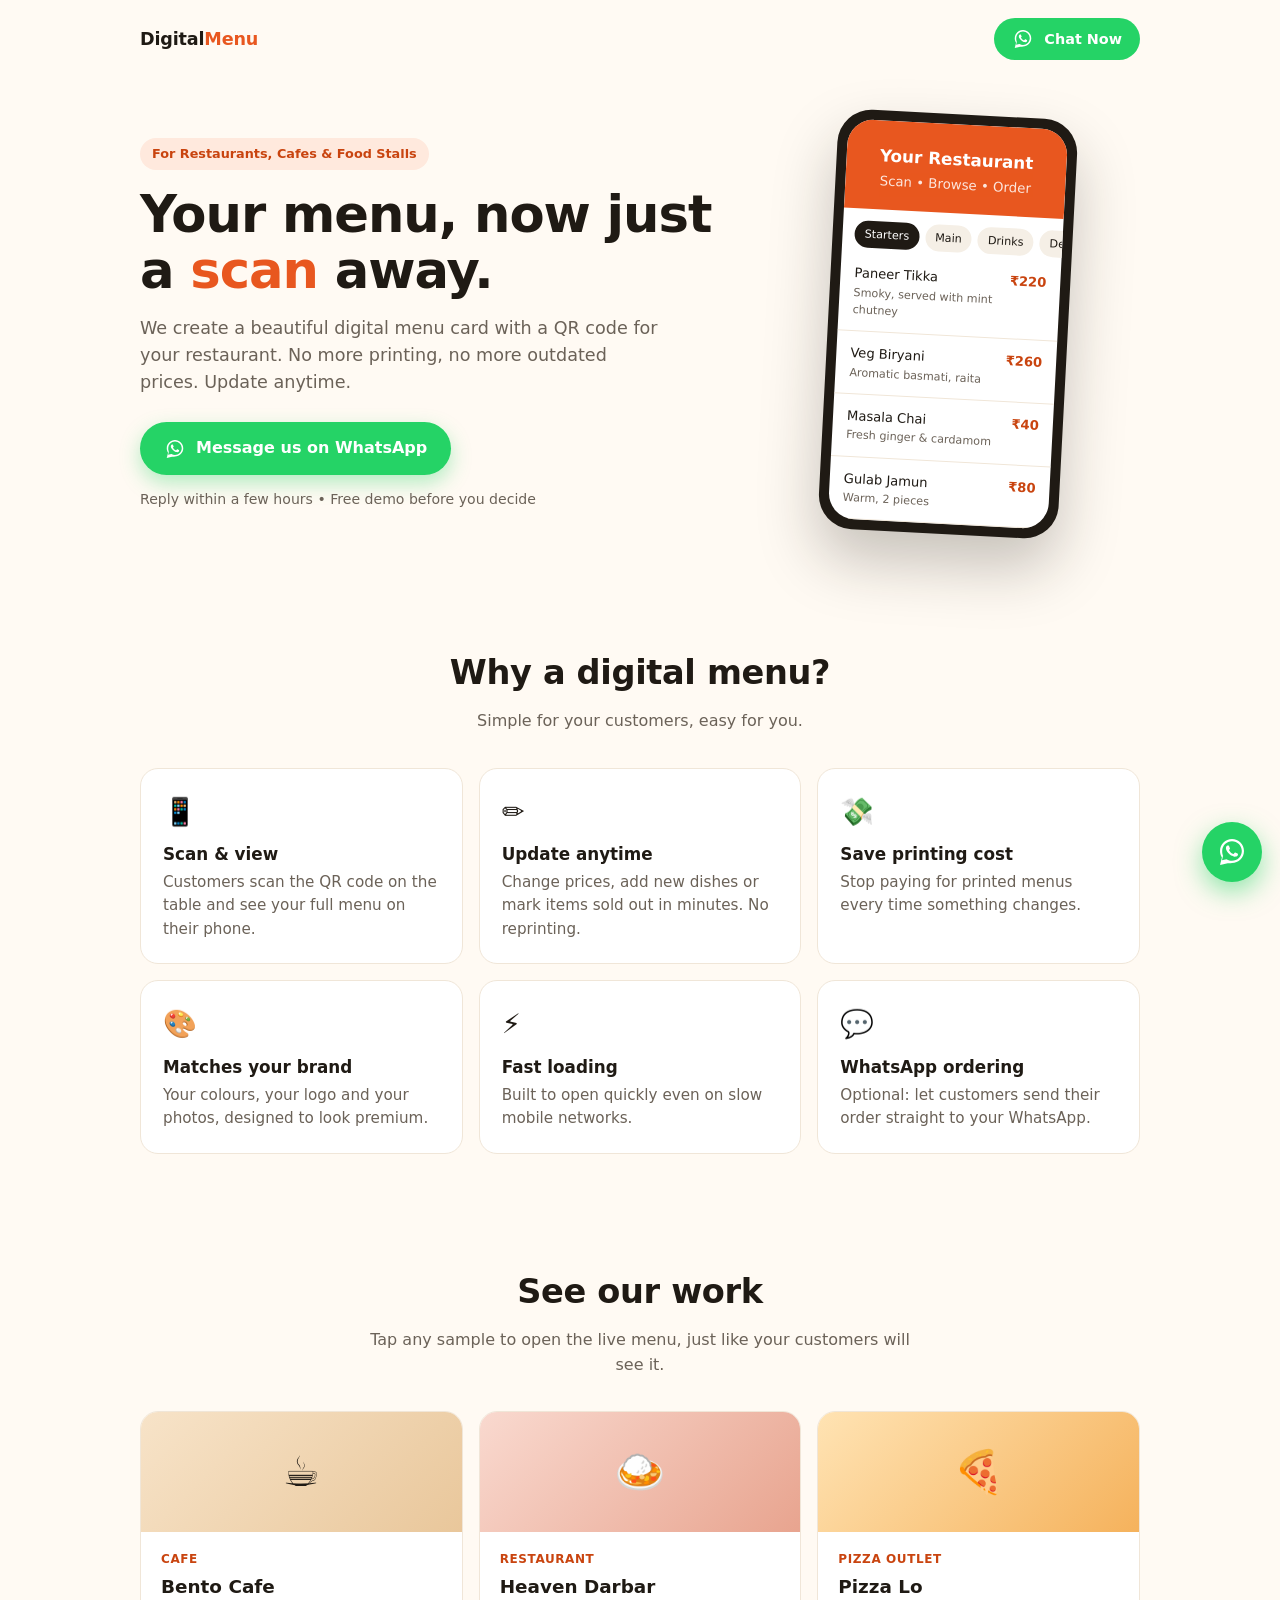
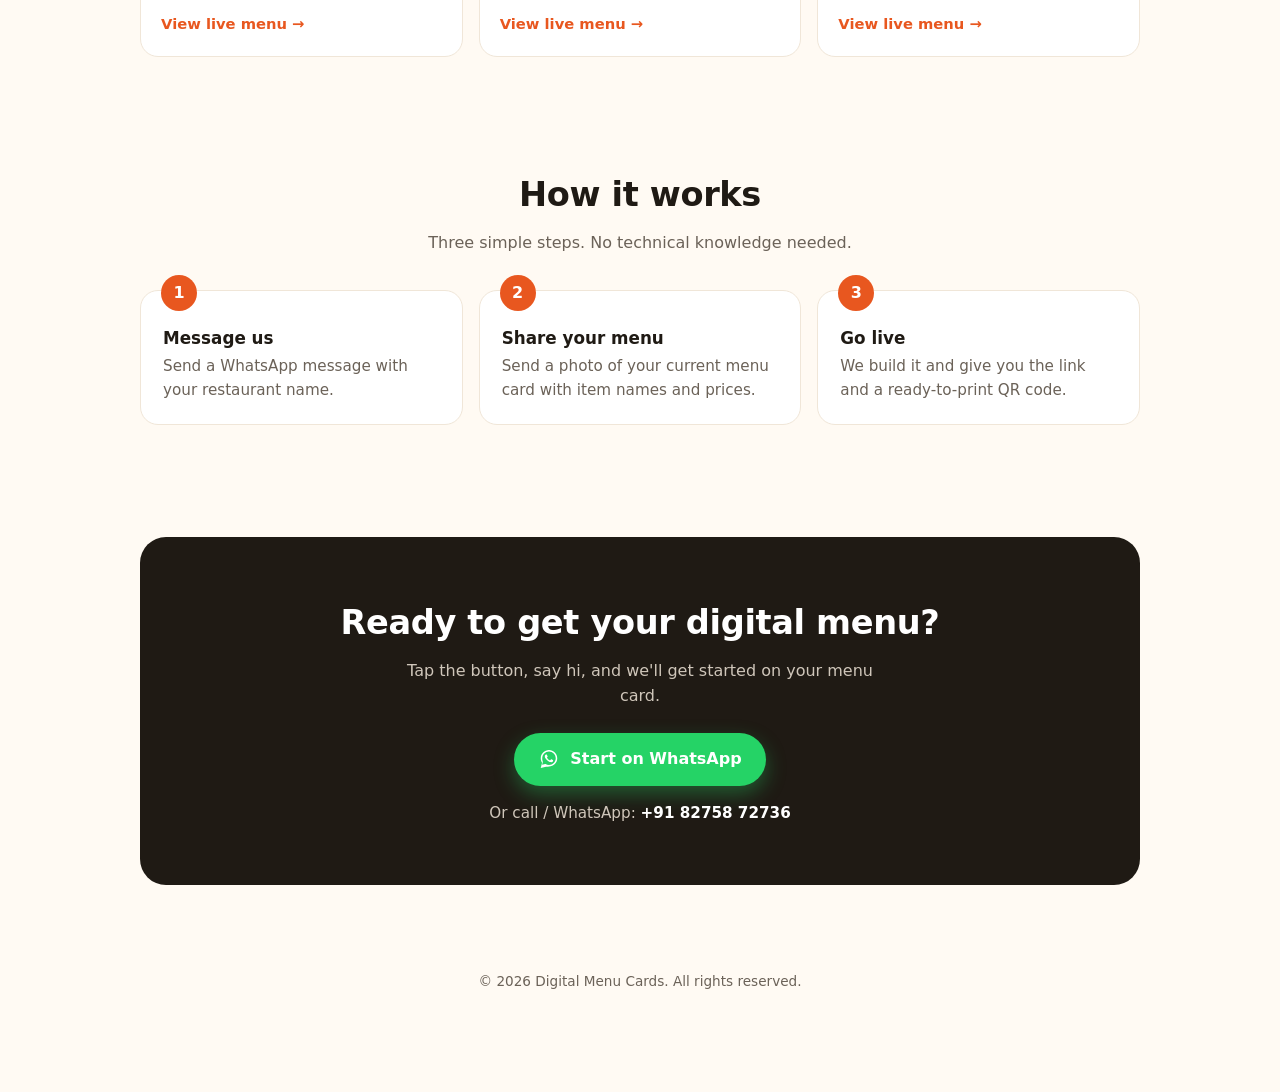
<file: index.html>
<!DOCTYPE html>
<html lang="en">
<head>
<meta charset="UTF-8">
<meta name="viewport" content="width=device-width, initial-scale=1">
<title>Digital Menu Card for Your Restaurant</title>
<meta name="description" content="Get a beautiful digital menu card with QR code for your restaurant or cafe. Message us on WhatsApp to get started.">
<style>
  :root{
    --bg:#fffaf3;
    --ink:#1f1a14;
    --muted:#6b6258;
    --brand:#e8571f;
    --brand-dark:#c9440f;
    --card:#ffffff;
    --line:#f0e6d8;
    --wa:#25d366;
    --wa-dark:#1ebe5a;
  }
  *{box-sizing:border-box;margin:0;padding:0}
  html{scroll-behavior:smooth}
  body{
    font-family:system-ui,-apple-system,"Segoe UI",Roboto,Arial,sans-serif;
    background:var(--bg);color:var(--ink);line-height:1.55;
    -webkit-font-smoothing:antialiased;
  }
  .wrap{max-width:1040px;margin:0 auto;padding:0 20px}

  /* Header */
  header{padding:18px 0}
  header .wrap{display:flex;align-items:center;justify-content:space-between}
  .logo{font-weight:800;font-size:1.1rem;letter-spacing:-.01em}
  .logo span{color:var(--brand)}

  /* Buttons */
  .btn{
    display:inline-flex;align-items:center;gap:10px;
    background:var(--wa);color:#fff;text-decoration:none;
    font-weight:700;font-size:1rem;padding:14px 24px;border-radius:999px;
    box-shadow:0 8px 20px rgba(37,211,102,.35);
    transition:transform .15s ease,background .15s ease;
  }
  .btn:hover{background:var(--wa-dark);transform:translateY(-2px)}
  .btn svg{width:22px;height:22px;fill:#fff;flex:none}
  .btn.small{padding:10px 18px;font-size:.9rem;box-shadow:none}

  /* Hero */
  .hero{padding:36px 0 56px}
  .hero .wrap{display:grid;gap:40px;align-items:center}
  .tag{
    display:inline-block;background:#ffe9dd;color:var(--brand-dark);
    font-weight:700;font-size:.8rem;padding:6px 12px;border-radius:999px;margin-bottom:16px;
  }
  h1{font-size:clamp(2rem,6vw,3.2rem);line-height:1.1;letter-spacing:-.02em;margin-bottom:16px}
  h1 em{font-style:normal;color:var(--brand)}
  .hero p.lead{color:var(--muted);font-size:1.1rem;max-width:520px;margin-bottom:26px}
  .note{margin-top:14px;font-size:.88rem;color:var(--muted)}

  /* Phone mockup */
  .phone{
    width:240px;margin:0 auto;background:#1f1a14;border-radius:34px;padding:10px;
    box-shadow:0 30px 60px rgba(31,26,20,.25);transform:rotate(3deg);
  }
  .screen{background:#fff;border-radius:26px;overflow:hidden;min-height:400px}
  .screen .top{background:var(--brand);color:#fff;padding:22px 16px 16px;text-align:center}
  .screen .top b{display:block;font-size:1.05rem}
  .screen .top small{opacity:.85}
  .chips{display:flex;gap:6px;padding:12px 12px 4px;overflow:hidden}
  .chips span{font-size:.7rem;padding:5px 10px;border-radius:999px;background:#f5efe6;white-space:nowrap}
  .chips span:first-child{background:var(--ink);color:#fff}
  .item{display:flex;justify-content:space-between;gap:10px;padding:12px 14px;border-bottom:1px solid var(--line);font-size:.82rem}
  .item small{display:block;color:var(--muted);font-size:.7rem}
  .item strong{color:var(--brand-dark);white-space:nowrap}

  /* Sections */
  section{padding:56px 0}
  h2{font-size:clamp(1.5rem,4vw,2.1rem);letter-spacing:-.01em;margin-bottom:10px;text-align:center}
  .sub{color:var(--muted);text-align:center;max-width:560px;margin:0 auto 34px}

  .grid{display:grid;gap:16px}
  .card{background:var(--card);border:1px solid var(--line);border-radius:18px;padding:22px}
  .card .ico{font-size:1.7rem;margin-bottom:8px}
  .card h3{font-size:1.05rem;margin-bottom:4px}
  .card p{color:var(--muted);font-size:.95rem}

  .steps .card{position:relative;padding-top:34px}
  .num{
    position:absolute;top:-16px;left:20px;width:36px;height:36px;border-radius:50%;
    background:var(--brand);color:#fff;font-weight:800;display:grid;place-items:center;
  }

  /* Samples */
  .sample{
    display:block;text-decoration:none;color:inherit;background:var(--card);
    border:1px solid var(--line);border-radius:18px;overflow:hidden;
    transition:transform .15s ease,box-shadow .15s ease;
  }
  .sample:hover{transform:translateY(-4px);box-shadow:0 14px 30px rgba(31,26,20,.12)}
  .sample .thumb{height:120px;display:grid;place-items:center;font-size:2.6rem}
  .sample.s1 .thumb{background:linear-gradient(135deg,#f7e3c8,#e9c79b)}
  .sample.s2 .thumb{background:linear-gradient(135deg,#f9d9cf,#e8a48f)}
  .sample.s3 .thumb{background:linear-gradient(135deg,#ffe3b3,#f5b25c)}
  .sample .body{padding:18px 20px 20px}
  .sample .kind{font-size:.75rem;font-weight:700;color:var(--brand-dark);text-transform:uppercase;letter-spacing:.05em}
  .sample h3{font-size:1.15rem;margin:4px 0 10px}
  .sample .view{font-weight:700;font-size:.92rem;color:var(--brand)}

  /* CTA */
  .cta{
    background:var(--ink);color:#fff;border-radius:26px;padding:44px 24px;text-align:center;
  }
  .cta h2{color:#fff}
  .cta p{color:#cfc6ba;margin:0 auto 24px;max-width:480px}
  .cta .phone-num{display:block;margin-top:16px;color:#cfc6ba;font-size:.95rem}
  .cta .phone-num a{color:#fff;font-weight:700;text-decoration:none}

  footer{text-align:center;color:var(--muted);font-size:.85rem;padding:30px 0 100px}

  /* Floating WhatsApp */
  .float{
    position:fixed;right:18px;bottom:18px;z-index:50;width:60px;height:60px;border-radius:50%;
    background:var(--wa);display:grid;place-items:center;
    box-shadow:0 10px 26px rgba(37,211,102,.5);transition:transform .15s ease;
  }
  .float:hover{transform:scale(1.08)}
  .float svg{width:32px;height:32px;fill:#fff}

  @media(min-width:760px){
    .hero .wrap{grid-template-columns:1.2fr .8fr}
    .grid.three{grid-template-columns:repeat(3,1fr)}
    .grid.two{grid-template-columns:repeat(2,1fr)}
    .cta{padding:60px 40px}
  }
</style>
</head>
<body>

<!-- WhatsApp icon (reused) -->
<svg width="0" height="0" style="position:absolute" aria-hidden="true">
  <symbol id="wa" viewBox="0 0 32 32">
    <path d="M16.003 3C9.375 3 4 8.373 4 15c0 2.385.697 4.607 1.894 6.48L4 29l7.7-1.857A11.94 11.94 0 0 0 16.003 27C22.63 27 28 21.627 28 15S22.63 3 16.003 3zm0 21.8c-1.86 0-3.6-.5-5.1-1.37l-.37-.22-4.57 1.1 1.14-4.45-.24-.38A9.76 9.76 0 0 1 6.2 15c0-5.42 4.4-9.8 9.8-9.8 5.4 0 9.8 4.38 9.8 9.8s-4.4 9.8-9.8 9.8zm5.4-7.34c-.3-.15-1.75-.86-2.02-.96-.27-.1-.47-.15-.67.15-.2.3-.77.96-.94 1.16-.17.2-.35.22-.65.07-.3-.15-1.26-.46-2.4-1.48-.89-.79-1.49-1.77-1.66-2.07-.17-.3-.02-.46.13-.61.14-.13.3-.35.45-.52.15-.17.2-.3.3-.5.1-.2.05-.37-.02-.52-.08-.15-.67-1.62-.92-2.22-.24-.58-.49-.5-.67-.51h-.57c-.2 0-.52.07-.8.37-.27.3-1.04 1.02-1.04 2.48s1.07 2.88 1.22 3.08c.15.2 2.1 3.2 5.08 4.49.71.31 1.26.49 1.7.63.71.23 1.36.2 1.87.12.57-.08 1.75-.72 2-1.41.25-.7.25-1.29.17-1.41-.07-.13-.27-.2-.57-.35z"/>
  </symbol>
</svg>

<header>
  <div class="wrap">
    <div class="logo">Digital<span>Menu</span></div>
    <a class="btn small" href="https://wa.me/918275872736?text=Hi%2C%20I%20want%20to%20make%20a%20digital%20menu%20card%20for%20my%20restaurant." target="_blank" rel="noopener">
      <svg><use href="#wa"/></svg> Chat Now
    </a>
  </div>
</header>

<main>
  <!-- HERO -->
  <div class="hero">
    <div class="wrap">
      <div>
        <span class="tag">For Restaurants, Cafes &amp; Food Stalls</span>
        <h1>Your menu, now just a <em>scan</em> away.</h1>
        <p class="lead">We create a beautiful digital menu card with a QR code for your restaurant. No more printing, no more outdated prices. Update anytime.</p>
        <a class="btn" href="https://wa.me/918275872736?text=Hi%2C%20I%20want%20to%20make%20a%20digital%20menu%20card%20for%20my%20restaurant." target="_blank" rel="noopener">
          <svg><use href="#wa"/></svg> Message us on WhatsApp
        </a>
        <p class="note">Reply within a few hours &bull; Free demo before you decide</p>
      </div>

      <div class="phone" aria-hidden="true">
        <div class="screen">
          <div class="top"><b>Your Restaurant</b><small>Scan &bull; Browse &bull; Order</small></div>
          <div class="chips"><span>Starters</span><span>Main</span><span>Drinks</span><span>Desserts</span></div>
          <div class="item"><div>Paneer Tikka<small>Smoky, served with mint chutney</small></div><strong>₹220</strong></div>
          <div class="item"><div>Veg Biryani<small>Aromatic basmati, raita</small></div><strong>₹260</strong></div>
          <div class="item"><div>Masala Chai<small>Fresh ginger &amp; cardamom</small></div><strong>₹40</strong></div>
          <div class="item"><div>Gulab Jamun<small>Warm, 2 pieces</small></div><strong>₹80</strong></div>
        </div>
      </div>
    </div>
  </div>

  <!-- BENEFITS -->
  <section>
    <div class="wrap">
      <h2>Why a digital menu?</h2>
      <p class="sub">Simple for your customers, easy for you.</p>
      <div class="grid three">
        <div class="card"><div class="ico">📱</div><h3>Scan &amp; view</h3><p>Customers scan the QR code on the table and see your full menu on their phone.</p></div>
        <div class="card"><div class="ico">✏️</div><h3>Update anytime</h3><p>Change prices, add new dishes or mark items sold out in minutes. No reprinting.</p></div>
        <div class="card"><div class="ico">💸</div><h3>Save printing cost</h3><p>Stop paying for printed menus every time something changes.</p></div>
        <div class="card"><div class="ico">🎨</div><h3>Matches your brand</h3><p>Your colours, your logo and your photos, designed to look premium.</p></div>
        <div class="card"><div class="ico">⚡</div><h3>Fast loading</h3><p>Built to open quickly even on slow mobile networks.</p></div>
        <div class="card"><div class="ico">💬</div><h3>WhatsApp ordering</h3><p>Optional: let customers send their order straight to your WhatsApp.</p></div>
      </div>
    </div>
  </section>

  <!-- SAMPLES -->
  <section id="samples">
    <div class="wrap">
      <h2>See our work</h2>
      <p class="sub">Tap any sample to open the live menu, just like your customers will see it.</p>
      <div class="grid three">
        <a class="sample s1" href="https://menu-cards.pages.dev/bento-cafe" target="_blank" rel="noopener">
          <div class="thumb">☕</div>
          <div class="body"><div class="kind">Cafe</div><h3>Bento Cafe</h3><span class="view">View live menu &rarr;</span></div>
        </a>
        <a class="sample s2" href="https://menu-cards.pages.dev/heaven-darbar" target="_blank" rel="noopener">
          <div class="thumb">🍛</div>
          <div class="body"><div class="kind">Restaurant</div><h3>Heaven Darbar</h3><span class="view">View live menu &rarr;</span></div>
        </a>
        <a class="sample s3" href="https://menu-cards.pages.dev/pizza-lo" target="_blank" rel="noopener">
          <div class="thumb">🍕</div>
          <div class="body"><div class="kind">Pizza Outlet</div><h3>Pizza Lo</h3><span class="view">View live menu &rarr;</span></div>
        </a>
      </div>
    </div>
  </section>

  <!-- HOW IT WORKS -->
  <section>
    <div class="wrap">
      <h2>How it works</h2>
      <p class="sub">Three simple steps. No technical knowledge needed.</p>
      <div class="grid three steps" style="margin-top:28px">
        <div class="card"><div class="num">1</div><h3>Message us</h3><p>Send a WhatsApp message with your restaurant name.</p></div>
        <div class="card"><div class="num">2</div><h3>Share your menu</h3><p>Send a photo of your current menu card with item names and prices.</p></div>
        <div class="card"><div class="num">3</div><h3>Go live</h3><p>We build it and give you the link and a ready-to-print QR code.</p></div>
      </div>
    </div>
  </section>

  <!-- CTA -->
  <section>
    <div class="wrap">
      <div class="cta">
        <h2>Ready to get your digital menu?</h2>
        <p>Tap the button, say hi, and we'll get started on your menu card.</p>
        <a class="btn" href="https://wa.me/918275872736?text=Hi%2C%20I%20want%20to%20make%20a%20digital%20menu%20card%20for%20my%20restaurant." target="_blank" rel="noopener">
          <svg><use href="#wa"/></svg> Start on WhatsApp
        </a>
        <span class="phone-num">Or call / WhatsApp: <a href="tel:+918275872736">+91 82758 72736</a></span>
      </div>
    </div>
  </section>
</main>

<footer>
  <div class="wrap">&copy; <span id="y"></span> Digital Menu Cards. All rights reserved.</div>
</footer>

<!-- Floating WhatsApp button -->
<a class="float" href="https://wa.me/918275872736?text=Hi%2C%20I%20want%20to%20make%20a%20digital%20menu%20card%20for%20my%20restaurant." target="_blank" rel="noopener" aria-label="Chat on WhatsApp">
  <svg><use href="#wa"/></svg>
</a>

<script>document.getElementById('y').textContent = new Date().getFullYear();</script>
</body>
</html>
</file>
